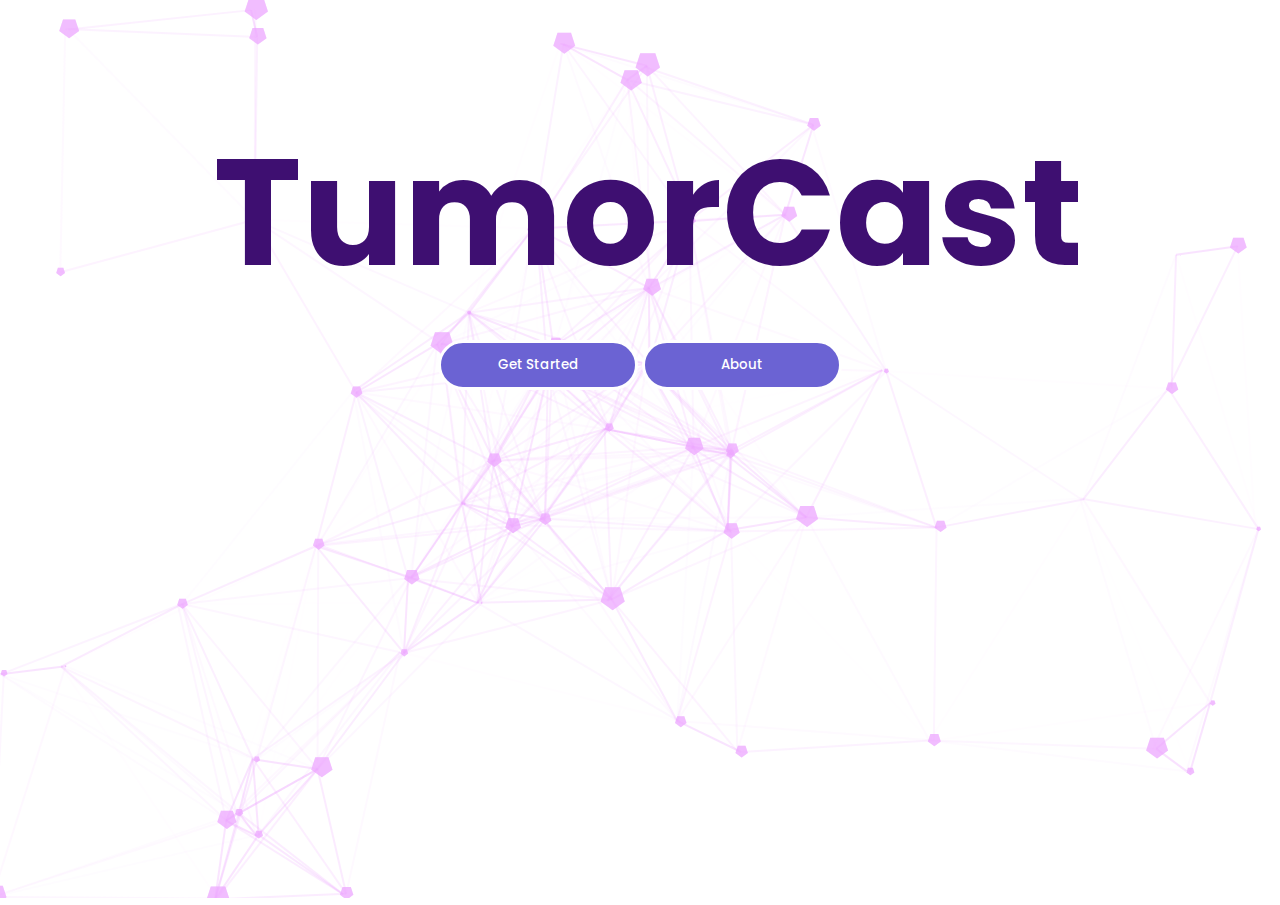
<file: index.html>
<!DOCTYPE html>
<html lang="en" id="particles-js">
    <head>
        <meta charset="UTF-8">
        <meta name="viewport" content="width=device-width, initial-scale=1.0">
        <title>TumorCast</title>
        <link rel="icon" href="../static/icon.ico">
        <link rel="preconnect" href="https://fonts.gstatic.com">
        <link href="https://fonts.googleapis.com/css2?family=Poppins:ital,wght@0,300;0,400;0,500;1,200;1,600&display=swap" rel="stylesheet">
        <link rel="stylesheet" href="../static/style.css">

        <script src="../static/particles.js"></script>
        <script src="../static/app.js"></script>
    </head>
    <header>
        <h1 class="title fade-Up">TumorCast</h1>
        <div>
            <a href="predict.html"><button class="fade-right">Get Started</button></a>
            <a href="about.html"><button class="fade-left">About</button></a>
        </div>
    </header>
</html>
</file>
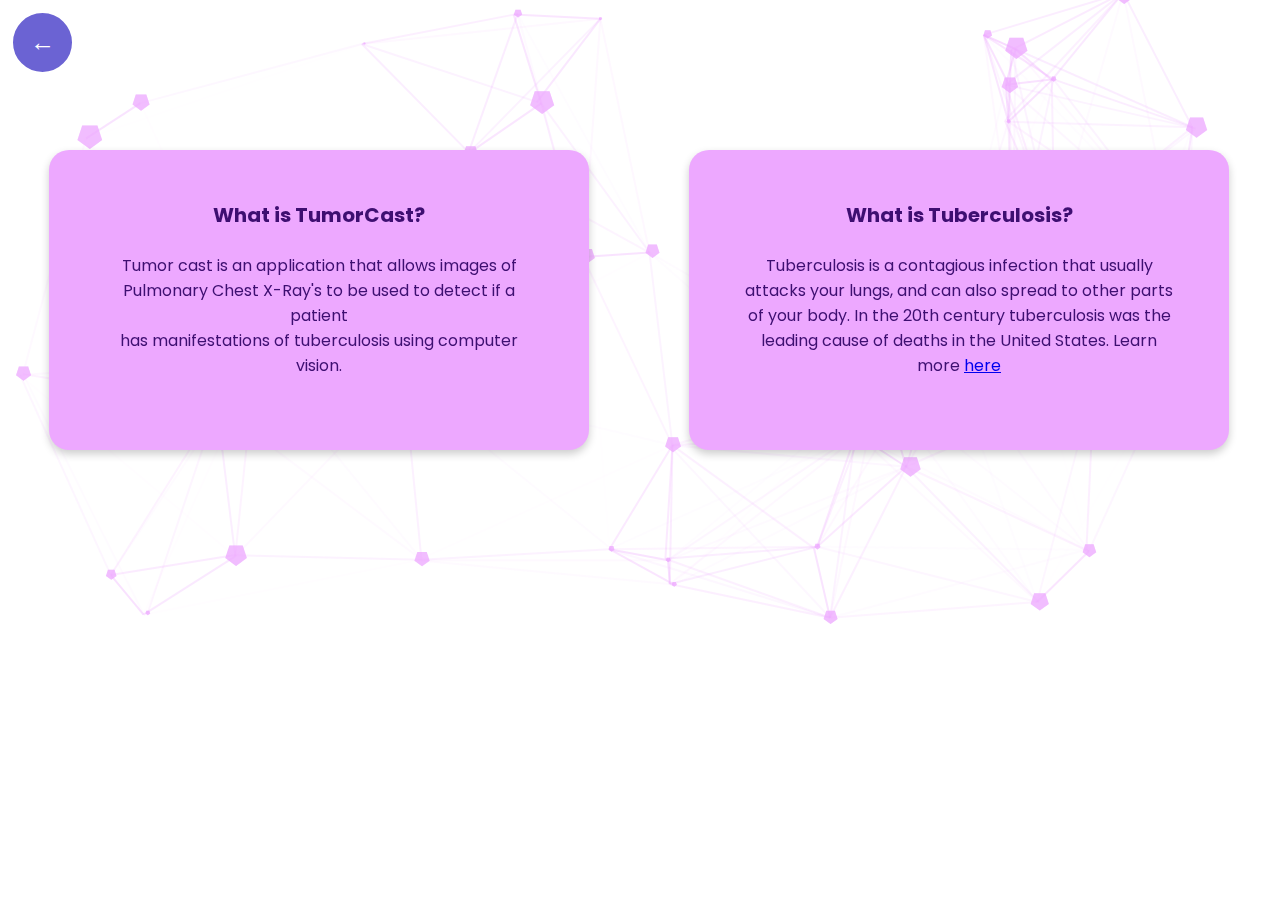
<file: about.html>
<!DOCTYPE html>
<html lang="en" id="particles-js">
<head>
    <meta charset="UTF-8">
    <title>About TumorCast</title>
    <link rel="stylesheet" href="../static/aboutme.css">
    <link rel="preconnect" href="https://fonts.gstatic.com">
    <link rel="icon" href="../static/icon.ico">
    <link href="https://fonts.googleapis.com/css2?family=Poppins:ital,wght@0,300;0,400;0,500;1,200;1,600&display=swap" rel="stylesheet">

    <script src="static/particles.js"></script>
    <script src="../static/app.js"></script>
</head>
<body>
    <!---About Me-->
    <section>
        <div class="card fade-right">
            <h1>What is TumorCast?</h1>
            <p>Tumor cast is an application that allows images of Pulmonary Chest X-Ray's
                to be used to detect if a patient <br>
                has manifestations of tuberculosis using computer vision.</p>
        </div>
        <div class="card card2 fade-left">
            <h1>What is Tuberculosis?</h1>
            <p>Tuberculosis is a contagious infection that usually
            attacks your lungs, and can also spread to other parts of your body.
            In the 20th century tuberculosis was the leading cause of deaths in the United
            States. Learn more <a href="https://www.mayoclinic.org/diseases-conditions/tuberculosis/symptoms-causes/syc-20351250"
                target="_blank">here</a></p>
        </div>

    </section>
    <a href="/">
            <button id="backButton" class="fade-left">
            &#8592;
        </button>
    </a>
</body>
</html>
</file>
<file: static/style.css>
#particles-js{
    background-color: white;
    position: relative;
    width: 100%;
    height: 100%;

}

html {
    font-family: "Poppins", sans-serif;
}


body {
    margin-top: -60px;

}


div {
    text-align: center;


}

div button {
    font-family: "Poppins";
    font-weight: 500;
    width: 200px;
    border: 3px solid white;
    outline: none;
    color: white;
    background-color: #6B63D3;
    border-radius: 50px;
    height: 50px;
    margin-top: 0px;
    text-align: center;
    position: relative;
    top: 400px;
}


.title {

    font-family: "Poppins";
    font-weight: 700;
    margin: 0;
    width: 100%;
    text-align: center;
    font-size: 150px;
    position: absolute;
    top: 100px;
    color: #3E0F71;

}

button:hover {
    background-color: #FFD8FF;
    color: black;
    box-shadow: 0 8px 16px 0 rgba(0,0,0,0.2);
  }

.fade-left {
    animation: fadeIn 4s;
}

@keyframes fadeIn {
    0% {
       opacity: 0;
       transform: translateX(200px);
    }
    100% {
       opacity: 1;
       transform: translateX(0);
    }
  } 
  
  .fade-right {
    animation: fadeInRight 4s;
  }
  
  @keyframes fadeInRight {
    0% {
       opacity: 0;
       transform: translateX(-200px);
    }
    100% {
       opacity: 1;
       transform: translateX(0);
    }
  } 
  
  .fade-Up {
    animation: fadeUp 5s;
  }
  
  @keyframes fadeUp {
    0% {
       opacity: 0;
       transform: translateY(100px);
    }
    100% {
       opacity: 1;
       transform: translateY(0);
    }
  }
</file>
<file: static/aboutme.css>
html {
    font-family: "Poppins", sans-serif;
    color: #3E0F71;

}

body {
    margin: -1px;
}

h1 {
    margin-bottom: auto;
}

section {
    width: 100%;
    text-align: center;
    display: flex;
    justify-content: center;
    margin: 0;
    position: absolute;
    top: 100px;

}

.card {
  /* Add shadows to create the "card" effect */
    width: 500px;
    height: 200px;
    margin: 0;

    display: flex;
    justify-content: center;
    flex-wrap: wrap;
    margin: 50px;
    padding: 50px;
    background-color: #EDA8FF;
    border-radius: 20px;
    /*padding:;*/
  box-shadow: 0 4px 8px 0 rgba(0,0,0,0.2);

  transition: 0.3s;

}

.card h1 {
    margin-top: 0px;
    font-size: 20px;
}

/* On mouse-over, add a deeper shadow */
.card:hover {
  box-shadow: 0 8px 16px 0 rgba(0,0,0,0.2);
}

#backButton {
    font-family: "Poppins";
    font-weight: 500;
    font-size: 25px;
    font-weight: 400;
    width: 65px;
    height: 65px;
    border: 3px solid white;
    outline: none;
    color: white;
    background-color: #6B63D3;
    border-radius: 50px;
    margin-top: 0px;
    text-align: center;
    position: absolute;
    top: 10px;
    left: 10px;

}

#backButton:hover {
  background-color: #FFD8FF;
  color: black;
  box-shadow: 0 8px 16px 0 rgba(0,0,0,0.2);
}


.fade-left {
  animation: fadeIn 6s;
}

@keyframes fadeIn {
  0% {
     opacity: 0;
     transform: translateX(200px);
  }
  100% {
     opacity: 1;
     transform: translateX(0);
  }
} 

.fade-right {
  animation: fadeInRight 6s;
}

@keyframes fadeInRight {
  0% {
     opacity: 0;
     transform: translateX(-200px);
  }
  100% {
     opacity: 1;
     transform: translateX(0);
  }
}
</file>
